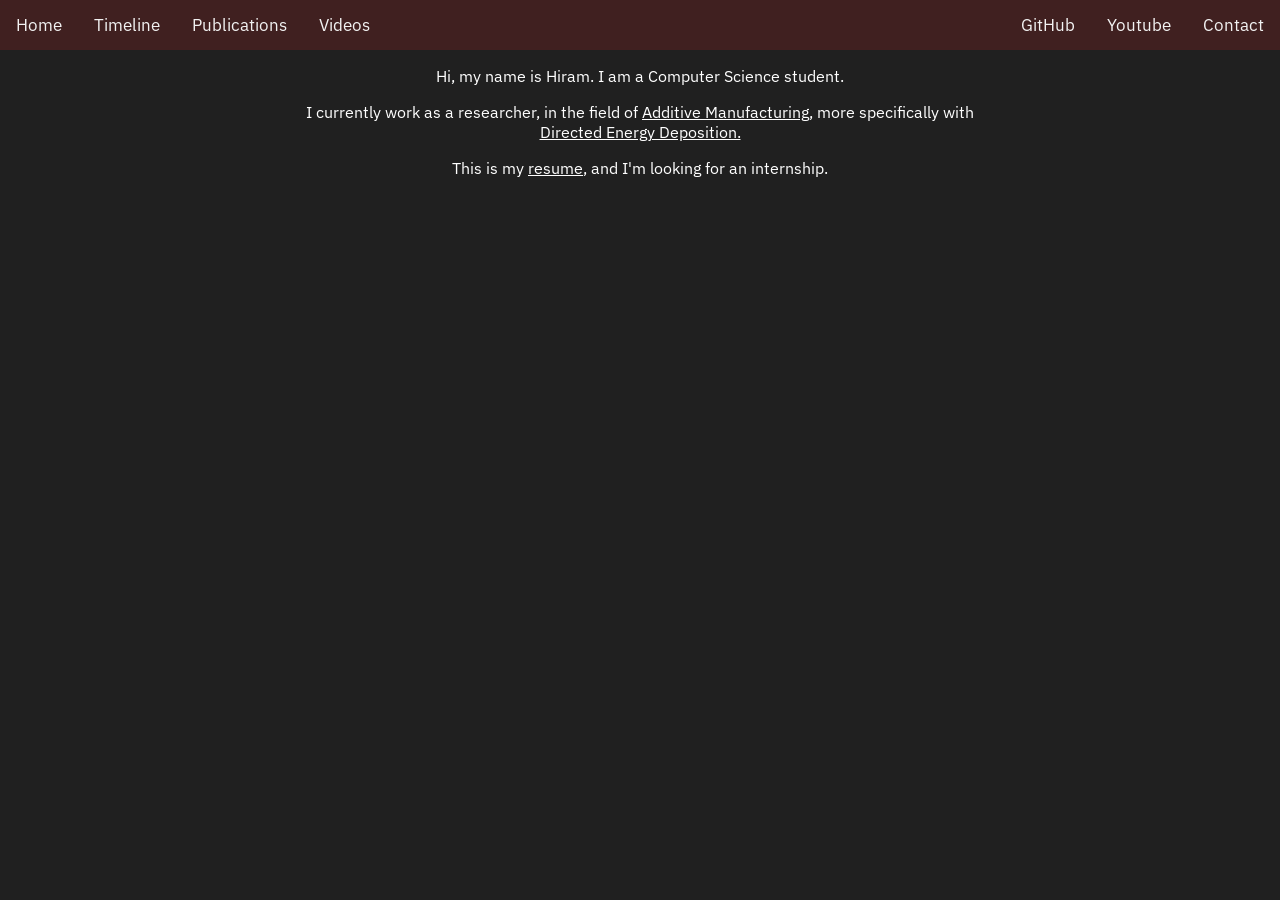
<file: index.html>
<html>
	<head>
	  <link rel="stylesheet" href="style.css">
	  <link rel="stylesheet" href="https://fonts.googleapis.com/css?family=IBM+Plex+Sans">
      <meta name="viewport" content="width=device-width, initial-scale=1">
	  <meta charset="UTF-8">
	</head>
  <body>
  
    <div class="nav">
      <a href="./index.html">Home</a>
      <a href="./timeline.html">Timeline</a>
	  <a href="./publications.html">Publications</a>
      <a href="./videos.html">Videos</a>
      <!--a href="./projects.html">Projects</a-->
      <div class="nav-right">
        <a href="https://github.com/henriquenunez">GitHub</a>
        <a href="https://www.youtube.com/channel/UCbLKMyAvQt2E0GnDaAPW2og">Youtube</a>
        <a href="./contact.html">Contact</a>
      </div>
    </div>
    
    <div class="main-content">
        <p>Hi, my name is Hiram. I am a Computer Science student.</p>
        <p>I currently work as a researcher, in the field of
          <a class="link" href="https://en.wikipedia.org/wiki/3D_printing">
          Additive Manufacturing</a>, more specifically with
          <a class="link" href="https://www.sciencedirect.com/topics/materials-science/directed-energy-deposition">
          Directed Energy Deposition.</a>
        <p>This is my <a class="link" href="./docs/resume.pdf">resume</a>, and I'm looking for an internship.</p>
    </div>
  </body>
</html>
</file>
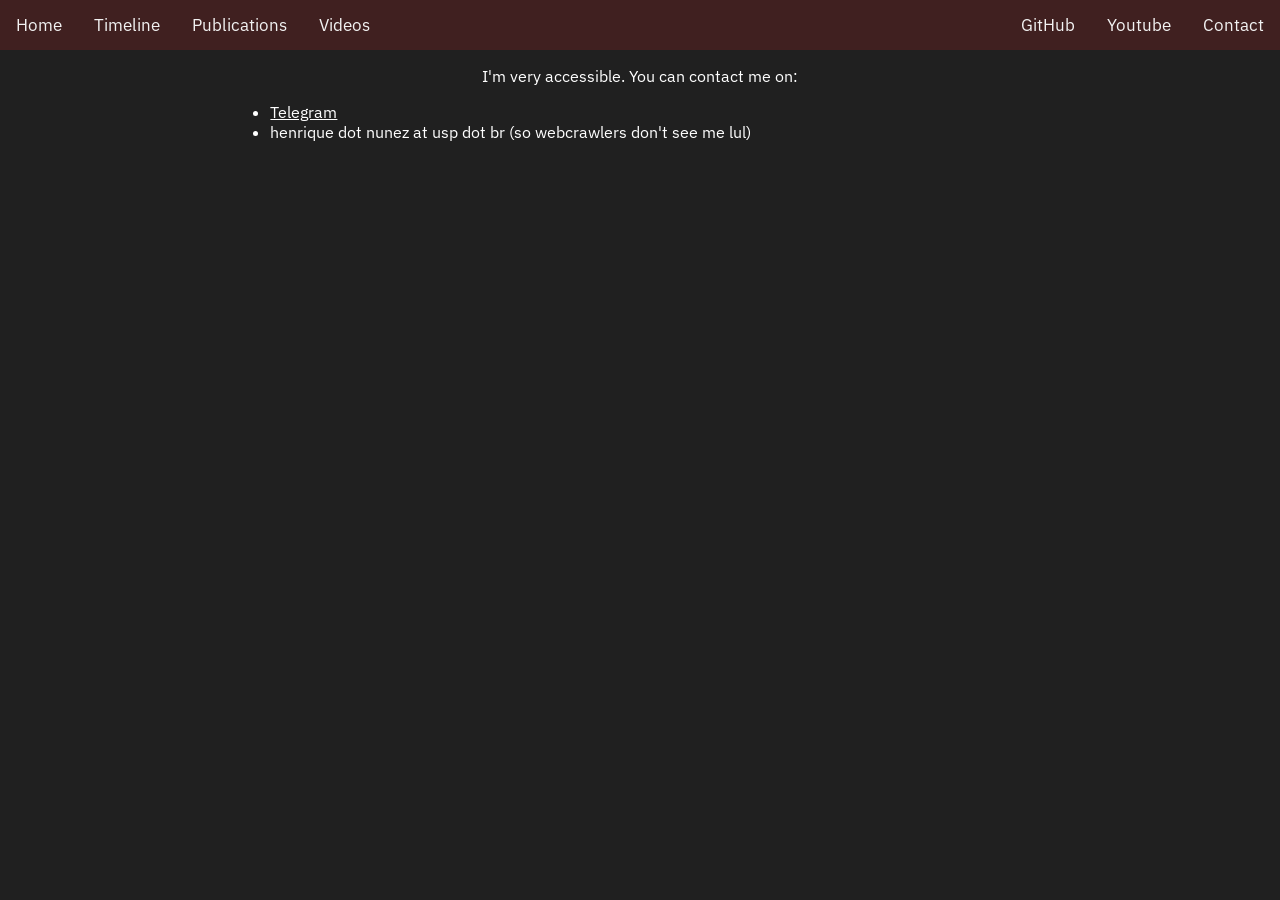
<file: contact.html>
<html>
	<head>
		<link rel="stylesheet" href="style.css">
		<link rel="stylesheet" href="https://fonts.googleapis.com/css?family=IBM+Plex+Sans">
		<meta name="viewport" content="width=device-width, initial-scale=1">
		<meta charset="UTF-8">
	</head>
  <body>
    <div class="nav">
      <a href="./index.html">Home</a>
      <a href="./timeline.html">Timeline</a>
	  <a href="./publications.html">Publications</a>
      <a href="./videos.html">Videos</a>
      <!--a href="./projects.html">Projects</a-->
      <div class="nav-right">
        <a href="https://github.com/henriquenunez">GitHub</a>
        <a href="https://www.youtube.com/channel/UCbLKMyAvQt2E0GnDaAPW2og">Youtube</a>
        <a href="./contact.html">Contact</a>
      </div>
    </div>

    <div class="main-content">
      <p>I'm very accessible. You can contact me on:</p>
      <ul>
        <li><a class="link" href="https://t.me/henriquelibutti">Telegram</a></li>
        <li>henrique dot nunez at usp dot br (so webcrawlers don't see me lul)</li>
      <ul>
    </div>
	</body>
</html>
</file>
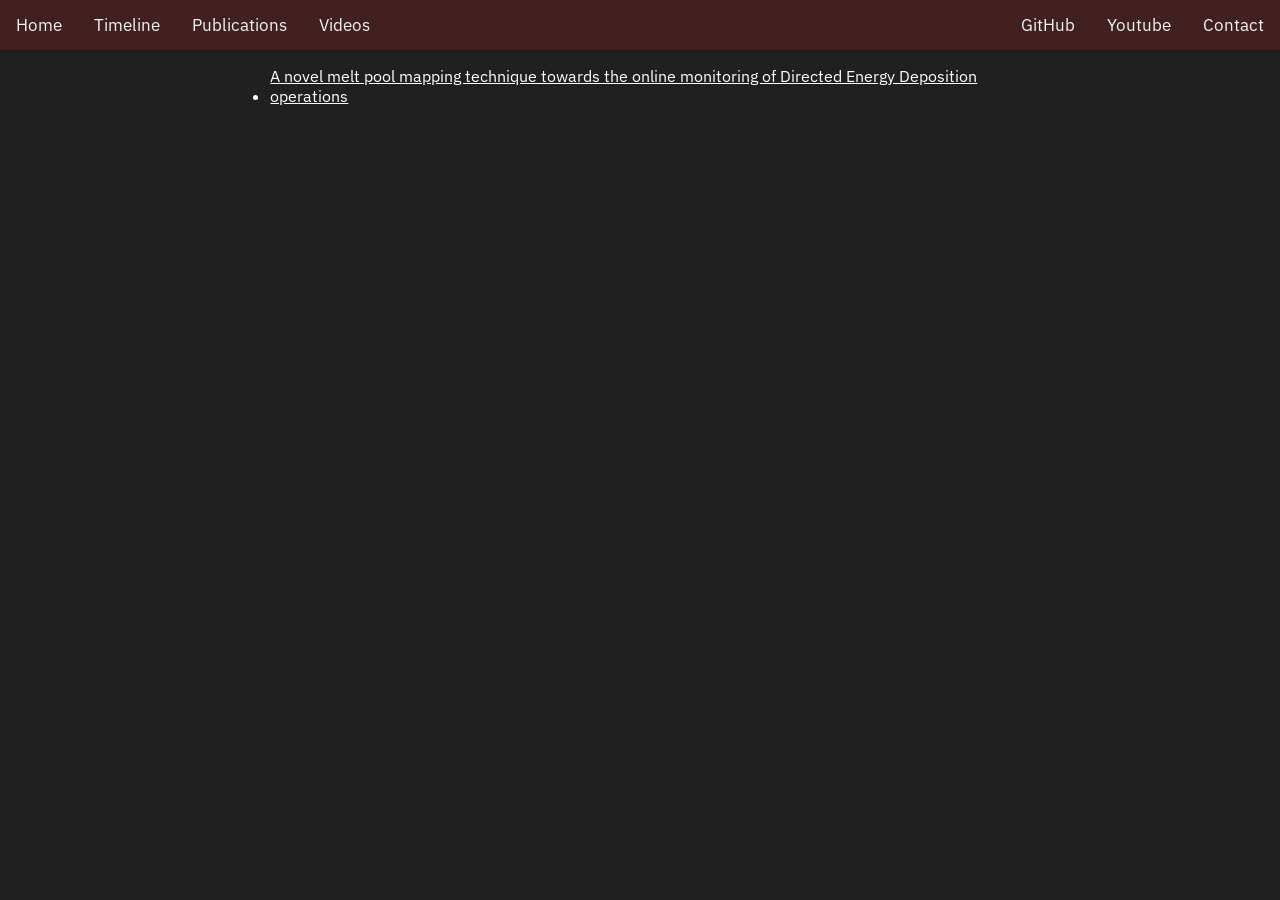
<file: publications.html>
<html>
	<head>
	  <link rel="stylesheet" href="style.css">
	  <link rel="stylesheet" href="https://fonts.googleapis.com/css?family=IBM+Plex+Sans">
      <meta name="viewport" content="width=device-width, initial-scale=1">
	  <meta charset="UTF-8">
	</head>
  <body>
  
    <div class="nav">
      <a href="./index.html">Home</a>
      <a href="./timeline.html">Timeline</a>
	  <a href="./publications.html">Publications</a>
      <a href="./videos.html">Videos</a>
      <!--a href="./projects.html">Projects</a-->
      <div class="nav-right">
        <a href="https://github.com/henriquenunez">GitHub</a>
        <a href="https://www.youtube.com/channel/UCbLKMyAvQt2E0GnDaAPW2og">Youtube</a>
        <a href="./contact.html">Contact</a>
      </div>
    </div>
    
    <div class="main-content">
		<ul>
			<li><a class="link" href="https://www.sciencedirect.com/science/article/pii/S2351978921000688">A novel melt pool mapping technique towards the online monitoring of Directed Energy Deposition operations</a></li>
		</ul>
    </div>
  </body>
</html>
</file>
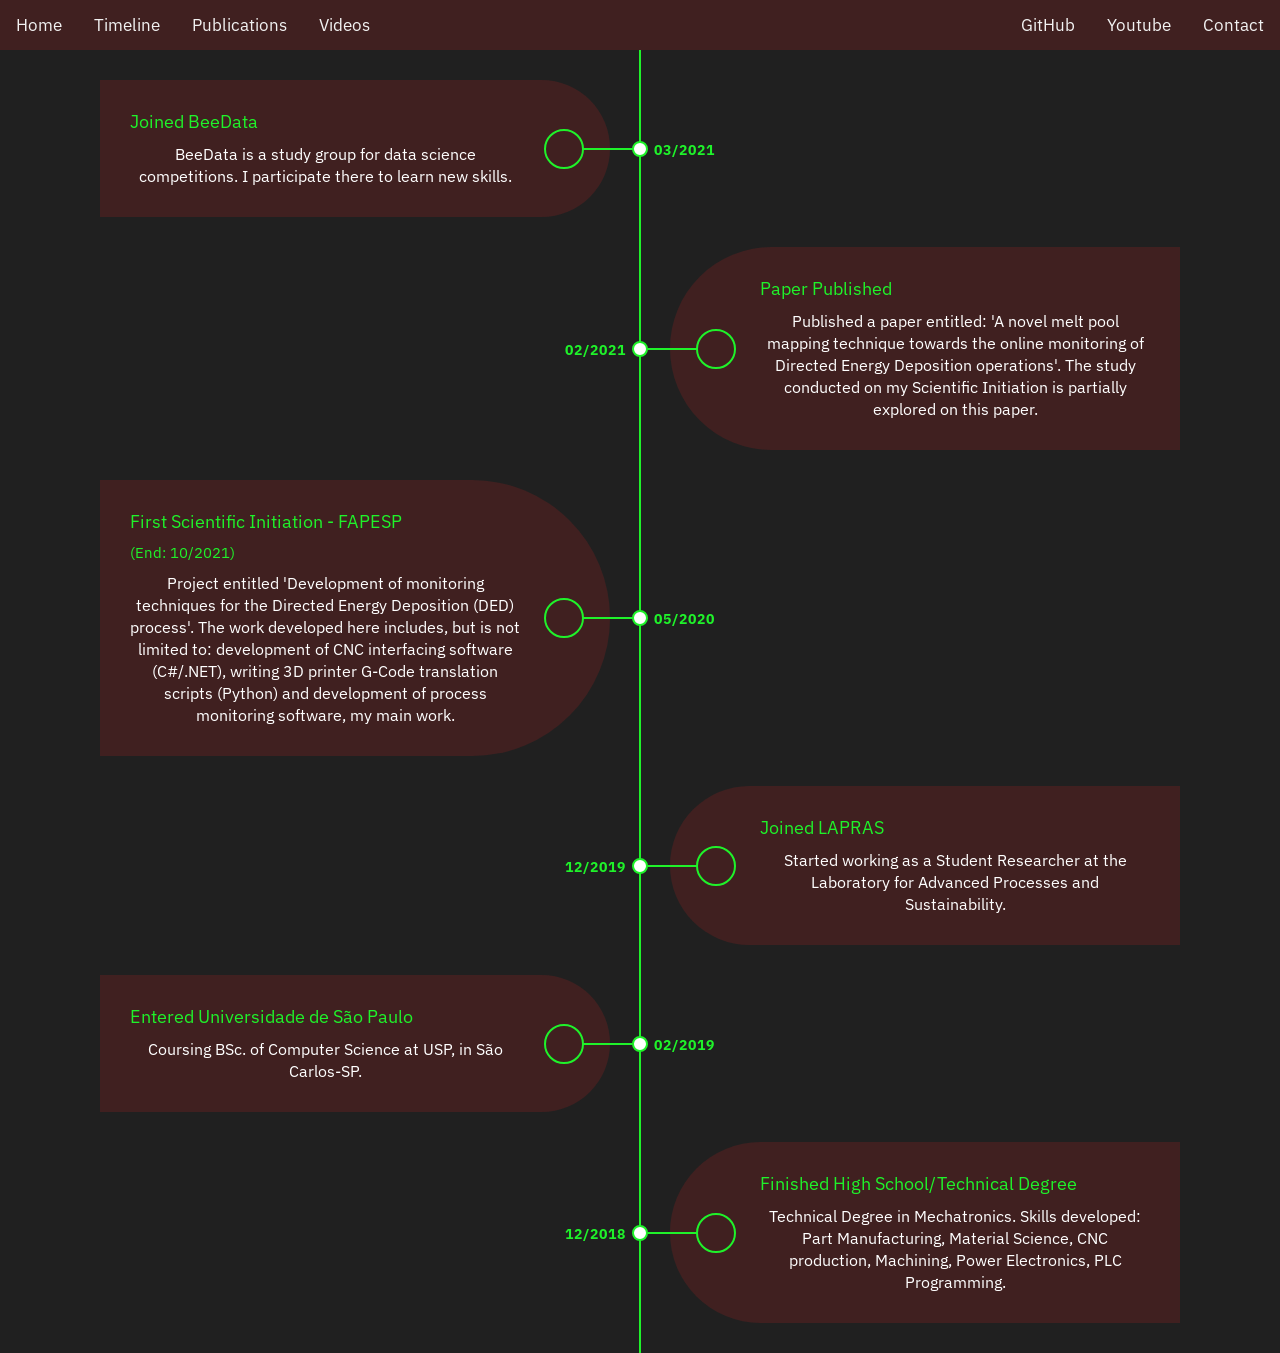
<file: timeline.html>
<html>
	<head>
		<link rel="stylesheet" href="style.css">
		<link rel="stylesheet" href="timeline.css">
		<link rel="stylesheet" href="https://fonts.googleapis.com/css?family=IBM+Plex+Sans">
		<meta name="viewport" content="width=device-width, initial-scale=1">
		<meta charset="UTF-8">
	</head>
  <body>
    <div class="nav">
      <a href="./index.html">Home</a>
      <a href="./timeline.html">Timeline</a>
	  <a href="./publications.html">Publications</a>
      <a href="./videos.html">Videos</a>
      <!--a href="./projects.html">Projects</a-->
      <div class="nav-right">
        <a href="https://github.com/henriquenunez">GitHub</a>
        <a href="https://www.youtube.com/channel/UCbLKMyAvQt2E0GnDaAPW2og">Youtube</a>
        <a href="./contact.html">Contact</a>
      </div>
    </div>
 
	<div class="timeline">
	  <div class="container left">
		  <div class="date">03/2021</div>
		  <i class="icon fa fa-certificate"></i>
		  <div class="content">
		    <h2>Joined BeeData</h2>
		    <p>
		   	BeeData is a study group for data science competitions. I participate there to learn new skills.
		    </p>
		  </div>
	  </div>
	  <div class="container right">
		  <div class="date">02/2021</div>
		  <i class="icon fa fa-certificate"></i>
		  <div class="content">
		    <h2>Paper Published</h2>
		    <p>
		   	Published a paper entitled: 'A novel melt pool mapping technique towards the online monitoring of Directed Energy Deposition operations'. The study conducted on my Scientific Initiation is partially explored on this paper.
		    </p>
		  </div>
	  </div>
	  <div class="container left">
		  <div class="date">05/2020</div>
		  <i class="icon fa fa-certificate"></i>
		  <div class="content">
		    <h2>First Scientific Initiation - FAPESP</h2>
		    <h3>(End: 10/2021)</h3>
		    <p>
		   	Project entitled 'Development of monitoring techniques for the Directed Energy Deposition (DED) process'. The work developed here includes, but is not limited to: development of CNC interfacing software (C#/.NET), writing 3D printer G-Code translation scripts (Python) and development of process monitoring software, my main work.
		    </p>
		  </div>
	  </div>
	  <div class="container right">
		  <div class="date">12/2019</div>
		  <i class="icon fa fa-certificate"></i>
		  <div class="content">
		    <h2>Joined LAPRAS</h2>
		    <p>
		   	Started working as a Student Researcher at the Laboratory for Advanced Processes and Sustainability.
		    </p>
		  </div>
	  </div>
	  <div class="container left">
		  <div class="date">02/2019</div>
		  <i class="icon fa fa-cog"></i>
		  <div class="content">
		    <h2>Entered Universidade de São Paulo</h2>
		    <p>
		      Coursing BSc. of Computer Science at USP, in São Carlos-SP.
		    </p>
		  </div>
	  </div>
	  <div class="container right">
		  <div class="date">12/2018</div>
		  <i class="icon fa fa-certificate"></i>
		  <div class="content">
		    <h2>Finished High School/Technical Degree</h2>
		    <p>
		     	Technical Degree in Mechatronics. Skills developed: Part Manufacturing, Material Science, CNC production, Machining, Power Electronics, PLC Programming.
		    </p>
		  </div>
	  </div>
	</div>
	</body>
</html>
</file>
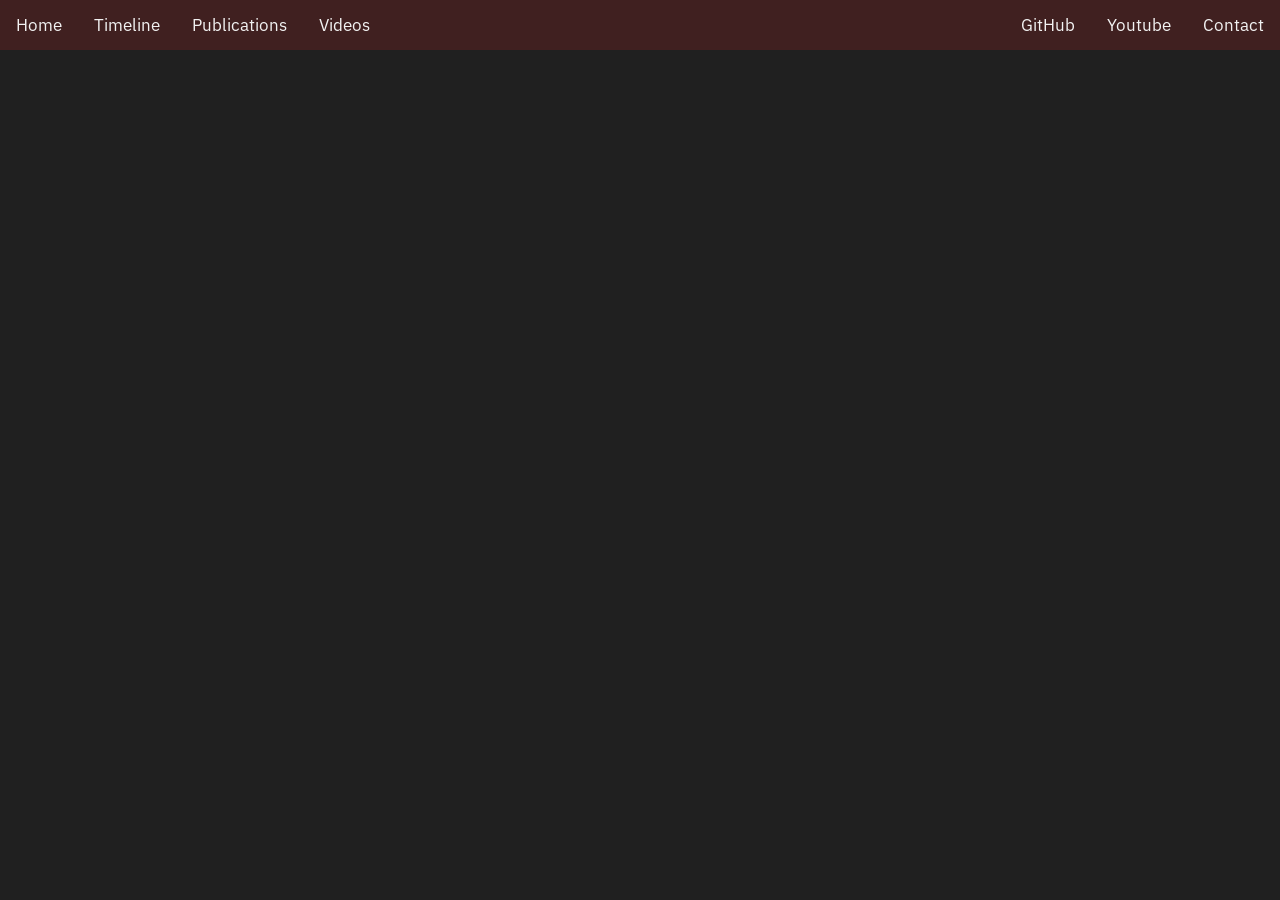
<file: videos.html>
<html>
	<head>
	  <link rel="stylesheet" href="style.css">
		<link rel="stylesheet" href="https://fonts.googleapis.com/css?family=IBM+Plex+Sans">
          <meta name="viewport" content="width=device-width, initial-scale=1">
		  <meta charset="UTF-8">
	</head>
  <body>
    <div class="nav">
	  <a href="./index.html">Home</a>
      <a href="./timeline.html">Timeline</a>
	  <a href="./publications.html">Publications</a>
      <a href="./videos.html">Videos</a>
      <!--a href="./projects.html">Projects</a-->
      <div class="nav-right">
        <a href="https://github.com/henriquenunez">GitHub</a>
        <a href="https://www.youtube.com/channel/UCbLKMyAvQt2E0GnDaAPW2og">Youtube</a>
        <a href="./contact.html">Contact</a>
      </div>
    </div>

    <div class="main-content">
      <div class="video-grid">
        <div class="video">
    	<iframe width="560" height="315" src="https://www.youtube.com/embed/TciPkT_Mrpg" title="YouTube video player" frameborder="0" allow="accelerometer; autoplay; clipboard-write; encrypted-media; gyroscope; picture-in-picture" allowfullscreen></iframe>
        </div>
        <div class="video">
<iframe width="560" height="315" src="https://www.youtube.com/embed/zjwLfpBZ2aw" title="YouTube video player" frameborder="0" allow="accelerometer; autoplay; clipboard-write; encrypted-media; gyroscope; picture-in-picture" allowfullscreen></iframe>
        </div>
      </div>
    </div>
  </body>
</html>
</file>
<file: style.css>
*,
*::before,
*::after {
  box-sizing: border-box;
}

.nav {
  	margin: 0;
	display: block;
	background-color: #402020;
	overflow: hidden;
}

.nav a {
	float: left;
	color: #f2f2f2;
	text-align: center;
	padding: 14px 16px;
	text-decoration: none;
	font-size: 17px;
}

.nav a:hover {
	background-color: #f0f0f0;
	color: black;
}

.nav-right {
	float: right;
}

body {
  	margin: 0;
	font-family: "IBM Plex Sans", monospace;
	color: #ffffff;
	background-color: #202020;
}

p {
	text-align: center;
	display: block;
}

iframe {
	display: block;
}

.link {
	color: white;
	display: inline-block;
}

.main-content {
	margin-left: 18%;
	margin-right: 18%;
}

.video-grid {
	display: flex;
	justify-content: center;
}

.video {
	margin: 10px;
}
</file>
<file: timeline.css>
*,
*::before,
*::after {
  box-sizing: border-box;
}

body {
  	margin: 0;
	font-family: "IBM Plex Sans", monospace;
	color: #ffffff;
	background-color: #202020;
}

.timeline {
  position: relative;
  width: 100%;
  max-width: 1140px;
  margin: 0 auto;
  padding: 15px 0;
}

.timeline::after {
  content: '';
  position: absolute;
  width: 2px;
  background: #1ff22a;
  top: 0;
  bottom: 0;
  left: 50%;
  margin-left: -1px;
}

.container {
  padding: 15px 30px;
  position: relative;
  background: inherit;
  width: 50%;
}

.container.left {
  left: 0;
}

.container.right {
  left: 50%;
}

.container::after {
  content: '';
  position: absolute;
  width: 16px;
  height: 16px;
  top: calc(50% - 8px);
  right: -8px;
  background: #ffffff;
  border: 2px solid #1ff22a;
  border-radius: 16px;
  z-index: 1;
}

.container.right::after {
  left: -8px;
}

.container::before {
  content: '';
  position: absolute;
  width: 50px;
  height: 2px;
  top: calc(50% - 1px);
  right: 8px;
  background: #1ff22a;
  z-index: 1;
}

.container.right::before {
  left: 8px;
}

.container .date {
  position: absolute;
  display: inline-block;
  top: calc(50% - 8px);
  text-align: center;
  font-size: 14px;
  font-weight: bold;
  color: #1ff22a;
  text-transform: uppercase;
  letter-spacing: 1px;
  z-index: 1;
}

.container.left .date {
  right: -75px;
}

.container.right .date {
  left: -75px;
}

.container .icon {
  position: absolute;
  display: inline-block;
  width: 40px;
  height: 40px;
  padding: 9px 0;
  top: calc(50% - 20px);
  background: #402020;
  border: 2px solid #1ff22a;
  border-radius: 40px;
  text-align: center;
  font-size: 18px;
  color: #1ff22a;
  z-index: 1;
}

.container.left .icon {
  right: 56px;
}

.container.right .icon {
  left: 56px;
}

.container .content {
  padding: 30px 90px 30px 30px;
  background: #402020;
  position: relative;
  border-radius: 0 500px 500px 0;
}

.container.right .content {
  padding: 30px 30px 30px 90px;
  border-radius: 500px 0 0 500px;
}

.container .content h2 {
  margin: 0 0 10px 0;
  font-size: 18px;
  font-weight: normal;
  color: #1ff22a;
}

.container .content h3 {
  margin: 0 0 10px 0;
  font-size: 15px;
  font-weight: normal;
  color: #1ff22a;
}

.container .content p {
  margin: 0;
  font-size: 16px;
  line-height: 22px;
  color: #ffffff;
}

@media (max-width: 767.98px) {
  .timeline::after {
    left: 90px;
  }

  .container {
    width: 100%;
    padding-left: 120px;
    padding-right: 30px;
  }

  .container.right {
    left: 0%;
  }

  .container.left::after, 
  .container.right::after {
    left: 82px;
  }

  .container.left::before,
  .container.right::before {
    left: 100px;
    border-color: transparent #1ff22a transparent transparent;
  }

  .container.left .date,
  .container.right .date {
    right: auto;
    left: 15px;
  }

  .container.left .icon,
  .container.right .icon {
    right: auto;
    left: 146px;
  }

  .container.left .content,
  .container.right .content {
    padding: 30px 30px 30px 90px;
    border-radius: 500px 0 0 500px;
  }
}
</file>
